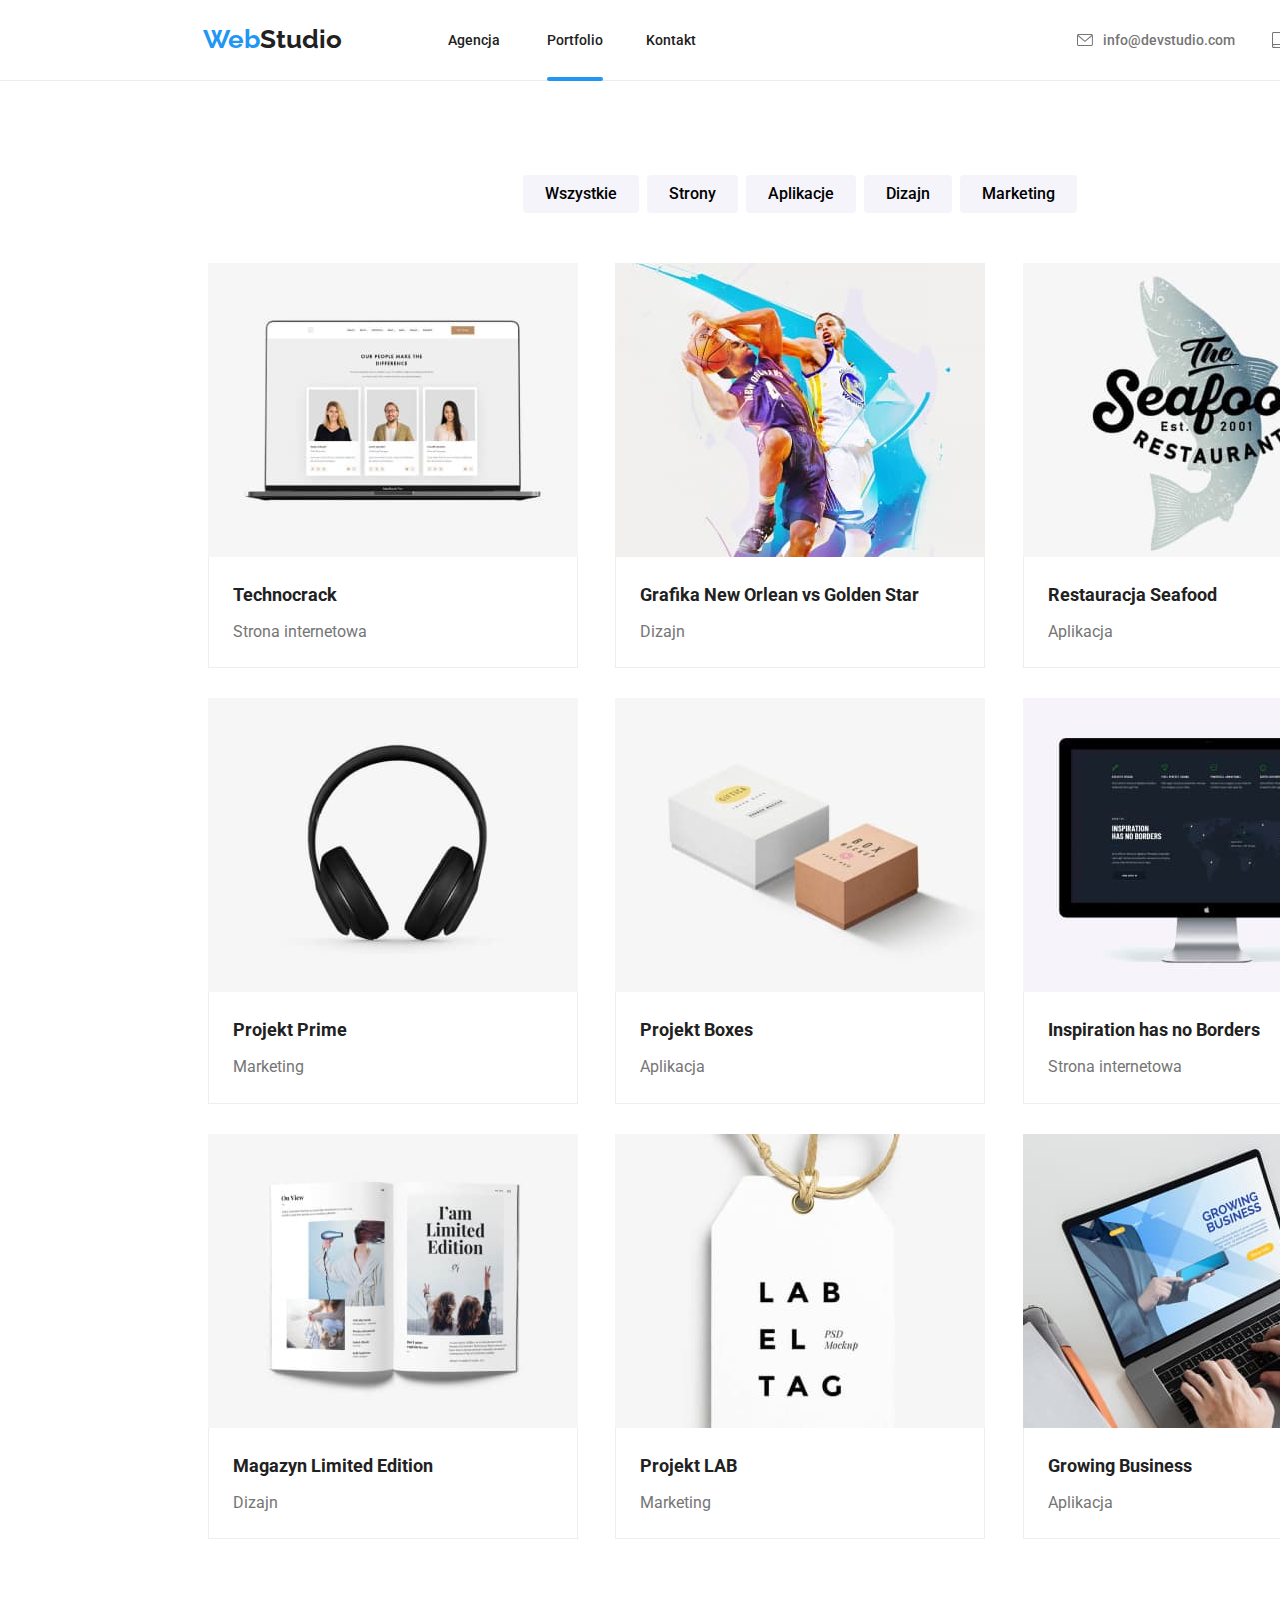
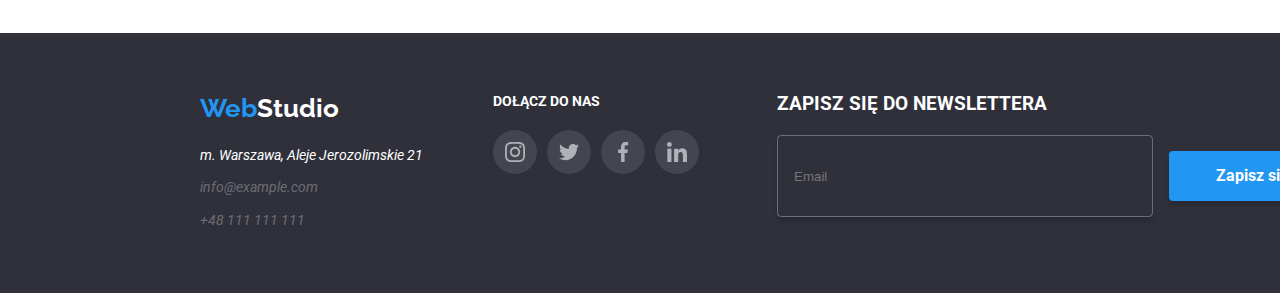
<file: portfolio.html>
<!DOCTYPE html>
<html lang="pl">
  <head>
    <meta charset="UTF-8" />
    <meta http-equiv="X-UA-Compatible" content="IE=edge" />
    <meta name="viewport" content="width=device-width, initial-scale=1.0" />
    <link rel="preconnect" href="https://fonts.googleapis.com" />
    <link rel="preconnect" href="https://fonts.gstatic.com" crossorigin />
    <link
      href="https://fonts.googleapis.com/css2?family=Raleway:wght@700&family=Roboto:wght@400;500;700;900&display=swap"
      rel="stylesheet"
    />
    <link
      rel="stylesheet"
      href="https://cdnjs.cloudflare.com/ajax/libs/modern-normalize/1.1.0/modern-normalize.min.css"
      integrity="sha512-wpPYUAdjBVSE4KJnH1VR1HeZfpl1ub8YT/NKx4PuQ5NmX2tKuGu6U/JRp5y+Y8XG2tV+wKQpNHVUX03MfMFn9Q=="
      crossorigin="anonymous"
      referrerpolicy="no-referrer"
    />
    <link rel="stylesheet" href="./css/main.min.css" />
    <title>Portfolio</title>
  </head>
  <body>
    <header class="page-header">
      <div class="container header">
        <a class="logo header__logo" href="#"
          ><span class="logo logo--blue">Web</span>Studio</a
        >
        <nav>
          <ul class="nav">
            <li class="nav-item">
              <a class="nav-link" href="./index.html">Agencja</a>
            </li>
            <li class="nav-item">
              <a class="nav-link nav-link--underline" href="./portfolio.html"
                >Portfolio</a
              >
            </li>
            <li class="nav-item"><a class="nav-link" href="#">Kontakt</a></li>
          </ul>
        </nav>
        <a class="contact-links" href="mailto:info@devstudio.com"
          ><svg class="contact-links__icons" width="16" height="12">
            <use href="./images/icons.svg#icon-envelope"></use>
          </svg>
          info@devstudio.com</a
        >
        <a class="contact-links" href="tel:+48111111111"
          ><svg class="contact-links__icons" width="10" height="16">
            <use href="./images/icons.svg#icon-smartphone"></use>
          </svg>
          +48 111 111 111</a
        >
      </div>
    </header>
    <main>
      <!--Filters begin-->
      <section class="section">
        <div class="container">
          <ul class="filters filters--margin-bottom">
            <li class="filters__item">
              <button class="filters__button" type="button">Wszystkie</button>
            </li>
            <li class="filters__item">
              <button class="filters__button" type="button">Strony</button>
            </li>
            <li class="filters__item">
              <button class="filters__button" type="button">Aplikacje</button>
            </li>
            <li class="filters__item">
              <button class="filters__button" type="button">Dizajn</button>
            </li>
            <li class="filters__item">
              <button class="filters__button" type="button">Marketing</button>
            </li>
          </ul>
          <ul class="grid">
            <li class="grid__item">
              <figure class="card">
                <div class="box">
                  <div class="overlay">
                    <p class="overlay__text">
                      Technocrack jest popularną platformą wykorzystywaną do
                      rozpowszechniania koronawirusa. Firmy wykorzystują tę
                      platformę do celów szpiegowskich i ataków na
                      niezabezpieczone serwery konkurencji
                    </p>
                  </div>
                  <img
                    class="box__image"
                    src="./images/technocrack.jpg"
                    alt="Strona internetowa"
                    width="370"
                    height="294"
                  />
                </div>

                <figcaption class="card__caption">
                  <h3 class="card__title">Technocrack</h3>
                  <span class="card__type card__type--grey"
                    >Strona internetowa</span
                  >
                </figcaption>
              </figure>
            </li>
            <li class="grid__item">
              <figure class="card">
                <div class="box">
                  <div class="overlay">
                    <p class="overlay__text">
                      Technocrack jest popularną platformą wykorzystywaną do
                      rozpowszechniania koronawirusa. Firmy wykorzystują tę
                      platformę do celów szpiegowskich i ataków na
                      niezabezpieczone serwery konkurencji
                    </p>
                  </div>
                  <img
                    class="box__image"
                    src="./images/basketball.jpg"
                    alt="Koszykarze"
                    width="370"
                    height="294"
                  />
                </div>
                <figcaption class="card__caption">
                  <h3 class="card__title">Grafika New Orlean vs Golden Star</h3>
                  <span class="card__type card__type--grey">Dizajn</span>
                </figcaption>
              </figure>
            </li>
            <li class="grid__item">
              <figure class="card">
                <div class="box">
                  <div class="overlay">
                    <p class="overlay__text">
                      Technocrack jest popularną platformą wykorzystywaną do
                      rozpowszechniania koronawirusa. Firmy wykorzystują tę
                      platformę do celów szpiegowskich i ataków na
                      niezabezpieczone serwery konkurencji
                    </p>
                  </div>
                  <img
                    class="box__image"
                    src="./images/seafood.jpg"
                    alt="Logo restauracji"
                    width="370"
                    height="294"
                  />
                </div>
                <figcaption class="card__caption">
                  <h3 class="card__title">Restauracja Seafood</h3>
                  <span class="card__type card__type--grey">Aplikacja</span>
                </figcaption>
              </figure>
            </li>
            <li class="grid__item">
              <figure class="card">
                <div class="box">
                  <div class="overlay">
                    <p class="overlay__text">
                      Technocrack jest popularną platformą wykorzystywaną do
                      rozpowszechniania koronawirusa. Firmy wykorzystują tę
                      platformę do celów szpiegowskich i ataków na
                      niezabezpieczone serwery konkurencji
                    </p>
                  </div>
                  <img
                    class="box__image"
                    src="./images/projekt-prime.jpg"
                    alt="Słuchawki"
                    width="370"
                    height="294"
                  />
                </div>
                <figcaption class="card__caption">
                  <h3 class="card__title">Projekt Prime</h3>
                  <span class="card__type card__type--grey">Marketing</span>
                </figcaption>
              </figure>
            </li>
            <li class="grid__item">
              <figure class="card">
                <div class="box">
                  <div class="overlay">
                    <p class="overlay__text">
                      Technocrack jest popularną platformą wykorzystywaną do
                      rozpowszechniania koronawirusa. Firmy wykorzystują tę
                      platformę do celów szpiegowskich i ataków na
                      niezabezpieczone serwery konkurencji
                    </p>
                  </div>
                  <img
                    class="box__image"
                    src="./images/projekt-boxes.jpg"
                    alt="Pudełka"
                    width="370"
                    height="294"
                  />
                </div>
                <figcaption class="card__caption">
                  <h3 class="card__title">Projekt Boxes</h3>
                  <span class="card__type card__type--grey">Aplikacja</span>
                </figcaption>
              </figure>
            </li>
            <li class="grid__item">
              <figure class="card">
                <div class="box">
                  <div class="overlay">
                    <p class="overlay__text">
                      Technocrack jest popularną platformą wykorzystywaną do
                      rozpowszechniania koronawirusa. Firmy wykorzystują tę
                      platformę do celów szpiegowskich i ataków na
                      niezabezpieczone serwery konkurencji
                    </p>
                  </div>
                  <img
                    class="box__image"
                    src="./images/inspiration.jpg"
                    alt="Monitor"
                    width="370"
                    height="294"
                  />
                </div>
                <figcaption class="card__caption">
                  <h3 class="card__title">Inspiration has no Borders</h3>
                  <span class="card__type card__type--grey"
                    >Strona internetowa</span
                  >
                </figcaption>
              </figure>
            </li>
            <li class="grid__item">
              <figure class="card">
                <div class="box">
                  <div class="overlay">
                    <p class="overlay__text">
                      Technocrack jest popularną platformą wykorzystywaną do
                      rozpowszechniania koronawirusa. Firmy wykorzystują tę
                      platformę do celów szpiegowskich i ataków na
                      niezabezpieczone serwery konkurencji
                    </p>
                  </div>
                  <img
                    class="box__image"
                    src="./images/magazyn-limited.jpg"
                    alt="Czasopismo"
                    width="370"
                    height="294"
                  />
                </div>
                <figcaption class="card__caption">
                  <h3 class="card__title">Magazyn Limited Edition</h3>
                  <span class="card__type card__type--grey">Dizajn</span>
                </figcaption>
              </figure>
            </li>
            <li class="grid__item">
              <figure class="card">
                <div class="box">
                  <div class="overlay">
                    <p class="overlay__text">
                      Technocrack jest popularną platformą wykorzystywaną do
                      rozpowszechniania koronawirusa. Firmy wykorzystują tę
                      platformę do celów szpiegowskich i ataków na
                      niezabezpieczone serwery konkurencji
                    </p>
                  </div>
                  <img
                    class="box__image"
                    src="./images/projekt-lab.jpg"
                    alt="metka z ceną"
                    width="370"
                    height="294"
                  />
                </div>
                <figcaption class="card__caption">
                  <h3 class="card__title">Projekt LAB</h3>
                  <span class="card__type card__type--grey">Marketing</span>
                </figcaption>
              </figure>
            </li>
            <li class="grid__item">
              <figure class="card">
                <div class="box">
                  <div class="overlay">
                    <p class="overlay__text">
                      Technocrack jest popularną platformą wykorzystywaną do
                      rozpowszechniania koronawirusa. Firmy wykorzystują tę
                      platformę do celów szpiegowskich i ataków na
                      niezabezpieczone serwery konkurencji
                    </p>
                  </div>
                  <img
                    class="box__image"
                    src="./images/growing-business.jpg"
                    alt="Laptop"
                    width="370"
                    height="294"
                  />
                </div>
                <figcaption class="card__caption">
                  <h3 class="card__title">Growing Business</h3>
                  <span class="card__type card__type--grey">Aplikacja</span>
                </figcaption>
              </figure>
            </li>
          </ul>
        </div>
      </section>
    </main>
    <footer class="page-footer">
      <div class="container list list--footer-spacing">
        <div>
          <a class="logo logo--white" href="#"
            ><span class="logo logo--blue">Web</span>Studio</a
          >
          <address class="address">
            <ul>
              <li class="address__item address__item--white">
                <a
                  class="address__link"
                  href="https://goo.gl/maps/qj117W8FbM5sxVwv7"
                  target="_blank"
                  >m. Warszawa, Aleje Jerozolimskie 21</a
                >
              </li>
              <li class="address__item address__item--gray">
                <a class="address__link" href="mailto:info@example.com"
                  >info@example.com</a
                >
              </li>
              <li class="address__item address__item--gray">
                <a class="address__link" href="tel:+48111111111"
                  >+48 111 111 111</a
                >
              </li>
            </ul>
          </address>
        </div>
        <div class="footer-social">
          <h3 class="footer-social__title footer-social__title--white">
            DOŁĄCZ DO NAS
          </h3>
          <ul class="list">
            <li class="list__item-footer">
              <a class="footer-social__icon-team icon-team"
                ><svg width="20" height="20">
                  <use href="./images/icons.svg#icon-instagram"></use>
                </svg>
              </a>
            </li>
            <li class="list__item-footer">
              <a class="footer-social__icon-team icon-team"
                ><svg width="20" height="20">
                  <use href="./images/icons.svg#icon-twitter"></use>
                </svg>
              </a>
            </li>
            <li class="list__item-footer">
              <a class="footer-social__icon-team icon-team"
                ><svg width="20" height="20">
                  <use href="./images/icons.svg#icon-facebook"></use>
                </svg>
              </a>
            </li>
            <li>
              <a class="footer-social__icon-team icon-team"
                ><svg width="20" height="20">
                  <use href="./images/icons.svg#icon-linkedin"></use>
                </svg>
              </a>
            </li>
          </ul>
        </div>
        <div class="newsletter">
          <label for="user_email"
            ><h3 class="newsletter__title">ZAPISZ SIĘ DO NEWSLETTERA</h3></label
          >
          <form>
            <input
              class="newsletter__input"
              type="email"
              name="email"
              id="user_email"
              placeholder="Email"
            />
            <button class="main-button main-button--footer" type="submit">
              Zapisz się
              <svg class="main-button__svg" width="24px" height="24px">
                <use href="./images/icons.svg#icon-send"></use>
              </svg>
            </button>
          </form>
        </div>
      </div>
    </footer>
  </body>
</html>
</file>
<file: css/main.min.css>
*{padding:0;margin:0}body{font-family:"Roboto",sans-serif;color:#212121;width:1600px}.container{width:1200px;margin:0 auto}ul{list-style-type:none}.section{padding-top:94px;padding-bottom:94px}.section--back-darker{background-color:#f5f4fa}.section-title{font-size:36px;line-height:1.17;margin-bottom:50px;text-align:center}.section--background-img{max-width:1600px;background-image:-webkit-gradient(linear, left top, left bottom, from(rgba(47, 48, 58, 0.4)), to(rgba(47, 48, 58, 0.4))),url("/goit-markup-hw-07/images/Img.svg");background-image:linear-gradient(to bottom, rgba(47, 48, 58, 0.4), rgba(47, 48, 58, 0.4)),url("/goit-markup-hw-07/images/Img.svg")}.page-header{border-bottom:1px solid #ececec}.header{display:-webkit-box;display:-ms-flexbox;display:flex;-webkit-box-align:center;-ms-flex-align:center;align-items:center;-ms-flex-pack:distribute;justify-content:space-around}.header__logo{padding-top:24px;padding-bottom:25px;width:145px}.logo{font-family:"Raleway";font-weight:700;font-size:26px;text-decoration:none;color:inherit;line-height:1.17}.logo--blue{color:#2196f3}.logo--white{color:#fff}.nav{font-weight:500;font-size:14px;line-height:1.17;display:-webkit-box;display:-ms-flexbox;display:flex;padding:32px 371px 32px 93px;margin:auto}.nav-item{color:inherit;text-decoration:none;width:53px}.nav-item:not(:last-child){margin-right:46px}.nav-link{text-decoration:none;color:inherit;position:relative;-webkit-transition:250ms cubic-bezier(0.4, 0, 0.2, 1);transition:250ms cubic-bezier(0.4, 0, 0.2, 1)}.nav-link:hover,.nav-link:focus{color:#2196f3}.nav-link--underline::after{position:absolute;content:"";height:4px;width:100%;bottom:-33px;right:0;border-radius:2px;background-color:#2196f3}.list{display:-webkit-box;display:-ms-flexbox;display:flex;-webkit-box-pack:center;-ms-flex-pack:center;justify-content:center}.list--relative{position:relative}.list__captions{color:#fff;position:absolute;width:370px;bottom:4px;font-size:14px;line-height:1.17;display:block;text-align:center;background:rgba(47,48,58,.8);padding:27px 90px}.list--spacing{-webkit-box-pack:space-evenly;-ms-flex-pack:space-evenly;justify-content:space-evenly}.list--footer-spacing{padding-top:60px;-webkit-box-pack:start;-ms-flex-pack:start;justify-content:flex-start}.list__item-footer{margin-right:10px}.list__client-logo{display:block;width:170px;height:92px;fill:#afb1b8;border:1px solid #afb1b8;border-radius:4px;padding:16px 32px;-webkit-transition:250ms cubic-bezier(0.4, 0, 0.2, 1);transition:250ms cubic-bezier(0.4, 0, 0.2, 1)}.list__client-logo:hover{fill:#2196f3;border-color:#2196f3;cursor:pointer}.list__item-about:not(:last-child){margin-right:30px}.list__item-team{-webkit-box-shadow:0px 1px 3px rgba(0,0,0,.12),0px 1px 1px rgba(0,0,0,.14),0px 2px 1px rgba(0,0,0,.2);box-shadow:0px 1px 3px rgba(0,0,0,.12),0px 1px 1px rgba(0,0,0,.14),0px 2px 1px rgba(0,0,0,.2);border-radius:0px 0px 4px 4px;background-color:#fff}.list__item-team:not(:last-child){margin-right:30px}.contact-links{font-weight:500;font-size:14px;line-height:1.17;display:-webkit-box;display:-ms-flexbox;display:flex;-webkit-box-orient:horizontal;-webkit-box-direction:normal;-ms-flex-direction:row;flex-direction:row;-webkit-box-align:center;-ms-flex-align:center;align-items:center;color:#757575;text-decoration:none;-webkit-transition:250ms cubic-bezier(0.4, 0, 0.2, 1);transition:250ms cubic-bezier(0.4, 0, 0.2, 1)}.contact-links:last-child{margin-left:30px}.contact-links:hover,.contact-links:focus,.contact-links:active{color:#2196f3}.contact-links__icons{--color2: currentColor;fill:var(--color2);margin-right:10px}.section-header{text-align:center;padding-bottom:106px;padding-top:106px}.section-header__title{padding-bottom:30px;margin:0 auto;width:696px;font-weight:900;font-size:44px;color:#fff;text-align:center;line-height:1.37}.main-button{font-weight:700;font-size:16px;font-family:inherit;line-height:1.9;border:none;padding:10px 41px 10px 42px;border-radius:4px;width:200px;-webkit-transition:250ms cubic-bezier(0.4, 0, 0.2, 1);transition:250ms cubic-bezier(0.4, 0, 0.2, 1)}.main-button--footer{background-color:#2196f3;color:#fff;padding:10px 28px 10px 42px;display:-webkit-inline-box;display:-ms-inline-flexbox;display:inline-flex;-webkit-box-pack:center;-ms-flex-pack:center;justify-content:center;-webkit-box-align:center;-ms-flex-align:center;align-items:center;-webkit-box-shadow:0px 4px 4px 0px rgba(0,0,0,.15);box-shadow:0px 4px 4px 0px rgba(0,0,0,.15)}.main-button__svg{margin-left:24px}.main-button__modal{background-color:#2196f3;color:#fff;-webkit-box-shadow:0px 4px 4px rgba(0,0,0,.15);box-shadow:0px 4px 4px rgba(0,0,0,.15);display:block;margin:0px 164px 40px 164px;cursor:pointer}.main-button:hover,.main-button:focus{cursor:pointer;background-color:#2196f3;color:#fff}.section-advantages{display:-webkit-box;display:-ms-flexbox;display:flex;-webkit-box-pack:space-evenly;-ms-flex-pack:space-evenly;justify-content:space-evenly}.section-advantages__icons{display:block;background-color:#f5f4fa;border-radius:4px;padding:25px 100px;margin-bottom:30px}.section-advantages__title{font-size:14px;line-height:1.17;margin-bottom:10px;width:270px}.section-advantages__text{font-size:14px;line-height:1.7;color:#757575}.address{margin-top:20px;padding-bottom:60px;line-height:1.7;font-size:14px;text-decoration:none}.address__item:not(:last-child){margin-bottom:9px}.address__link{color:inherit;text-decoration:none}.address__item--gray{color:rgba(255,255,255,.3)}.address__item--white{color:#fff}.footer-social{width:206px;margin-left:70px}.footer-social__title{font-size:14px;line-height:1.17;margin-bottom:20px}.footer-social__title--white{color:#fff}.footer-social__icon-team{background-color:rgba(255,255,255,.1);fill:#fff}.page-footer{background-color:#2f303a}.figcaption{text-align:center}.figcaption__name{margin-top:30px;margin-bottom:10px}.figcaption__job{display:block;padding-bottom:30px;color:#757575}.icon-team{display:-webkit-box;display:-ms-flexbox;display:flex;border-radius:50%;fill:#afb1b8;padding:12px;margin-bottom:30px;-webkit-transition:250ms cubic-bezier(0.4, 0, 0.2, 1);transition:250ms cubic-bezier(0.4, 0, 0.2, 1)}.icon-team:hover{background-color:#2196f3;fill:#fff;cursor:pointer}.newsletter{margin-left:78px}.newsletter__title{color:#fff;margin-bottom:20px}.newsletter__input{background:inherit;border:1px solid rgba(255,255,255,.3);border-radius:4px;width:358px;height:50px;color:#fff;padding:15px 0 15px 16px;margin-right:12px;-webkit-box-shadow:0px 4px 4px 0px rgba(0,0,0,.15);box-shadow:0px 4px 4px 0px rgba(0,0,0,.15)}.backdrop{position:fixed;bottom:0;right:0;height:100%;width:100%;background:rgba(0,0,0,.2);-webkit-transition:opacity .5s cubic-bezier(0.4, 0, 0.2, 1),visibility .5s cubic-bezier(0.4, 0, 0.2, 1);transition:opacity .5s cubic-bezier(0.4, 0, 0.2, 1),visibility .5s cubic-bezier(0.4, 0, 0.2, 1)}.backdrop--is-hidden{pointer-events:none;visibility:hidden;opacity:0}.modal{top:50%;left:50%;-webkit-transform:translate(-50%, -50%);transform:translate(-50%, -50%);width:528px;height:581px;background-color:#fff;position:fixed;border-radius:4px;z-index:2;opacity:1;visibility:visible}.modal__close-button{position:absolute;top:8px;right:8px;border-radius:50%;width:30px;height:30px;border:1px solid rgba(0,0,0,.1);padding:6px;background-color:#fff}.modal__text{font-family:"Roboto";font-style:normal;font-weight:700;font-size:20px;line-height:23px;text-align:center;padding:40px 40px 2px 40px}.inputs{position:relative;display:-webkit-box;display:-ms-flexbox;display:flex;-webkit-box-orient:vertical;-webkit-box-direction:normal;-ms-flex-direction:column;flex-direction:column;padding:0 40px 20px 40px}.inputs__svg:nth-child(3){position:absolute;top:38px;left:50px}.inputs__svg:nth-child(6){position:absolute;top:109px;left:50px}.inputs__svg:nth-child(9){position:absolute;top:175px;left:50px}.inputs__link{color:#2196f3}.inputs__label{font-family:Roboto;font-size:12px;font-weight:400;line-height:14px;letter-spacing:.01em;text-align:left;color:#757575;padding-top:10px;padding-bottom:4px}.inputs__textarea{resize:none;display:block;outline:none;height:120px;padding:12px 16px;font-family:Roboto;font-size:12px;font-weight:400;line-height:14px;letter-spacing:.01em;text-align:left;color:#757575;border:1px solid rgba(33,33,33,.2);border-radius:4px;-webkit-transition:250ms cubic-bezier(0.4, 0, 0.2, 1);transition:250ms cubic-bezier(0.4, 0, 0.2, 1)}.inputs__textarea:focus{border-color:#2196f3}.inputs__label-tos{display:block;text-align:center;margin-bottom:30px;cursor:pointer;font-size:14px;line-height:1.7}.inputs__label-tos--grey{color:#757575}.inputs__label-tos::before{display:-webkit-inline-box;display:-ms-inline-flexbox;display:inline-flex;position:absolute;bottom:106px;left:55px;content:"";height:15px;width:16px;border:2px solid #000;border-radius:2px;background-repeat:no-repeat}.inputs__input{height:40px;padding-left:40px;border:1px solid rgba(33,33,33,.2);border-radius:4px;outline:none;-webkit-transition:250ms cubic-bezier(0.4, 0, 0.2, 1);transition:250ms cubic-bezier(0.4, 0, 0.2, 1)}.inputs__input:focus+svg,.inputs__input:focus{border-color:#2196f3;fill:#2196f3}.inputs__input-tos{-webkit-appearance:none;-moz-appearance:none;appearance:none}.inputs__input-tos:checked+label::before{background-color:#2196f3;border:none;background-image:url("data:image/svg+xml;charset=utf8,%3Csvg width='16' height='15' viewBox='-2 -2 16 15' fill='none' xmlns='http://www.w3.org/2000/svg'%3E%3Cpath d='M1.95703 4.75166L1.88825 4.68604L1.81923 4.75141L0.93123 5.59258L0.854858 5.66492L0.930974 5.73753L4.42671 9.07236L4.49574 9.1382L4.56476 9.07236L12.069 1.91352L12.1449 1.84116L12.069 1.76881L11.1873 0.927644L11.1183 0.861826L11.0493 0.927611L4.49577 7.17353L1.95703 4.75166Z' fill='white' stroke='white' stroke-width='0.2'/%3E%3C/svg%3E")}.filters{display:-webkit-box;display:-ms-flexbox;display:flex;-webkit-box-pack:center;-ms-flex-pack:center;justify-content:center}.filters--margin-bottom{margin-bottom:50px}.filters__button{background-color:#f5f4fa;font-weight:500;font-size:16px;font-family:inherit;line-height:1.6;border:none;background:#f5f4fa;border-radius:4px;padding:6px 22px;-webkit-transition:250ms cubic-bezier(0.4, 0, 0.2, 1);transition:250ms cubic-bezier(0.4, 0, 0.2, 1)}.filters__button:hover,.filters__button:focus{-webkit-box-shadow:0px 3px 1px rgba(0,0,0,.1),0px 1px 2px rgba(0,0,0,.08),0px 2px 2px rgba(0,0,0,.12);box-shadow:0px 3px 1px rgba(0,0,0,.1),0px 1px 2px rgba(0,0,0,.08),0px 2px 2px rgba(0,0,0,.12);cursor:pointer;background-color:#2196f3;color:#fff}.filters__item:not(:last-child){margin-right:8px}.grid{padding:0;-ms-flex-wrap:wrap;flex-wrap:wrap;display:-webkit-box;display:-ms-flexbox;display:flex;-webkit-box-pack:space-evenly;-ms-flex-pack:space-evenly;justify-content:space-evenly;gap:30px}.grid_item{-webkit-transition:250ms cubic-bezier(0.4, 0, 0.2, 1);transition:250ms cubic-bezier(0.4, 0, 0.2, 1)}.grid_item:hover{-webkit-box-shadow:0px 1px 1px rgba(0,0,0,.12),0px 4px 4px rgba(0,0,0,.06),1px 4px 6px rgba(0,0,0,.16);box-shadow:0px 1px 1px rgba(0,0,0,.12),0px 4px 4px rgba(0,0,0,.06),1px 4px 6px rgba(0,0,0,.16)}.grid__item:hover .overlay{-webkit-transform:translateY(0);transform:translateY(0)}.card{margin:0px}.card__title{padding:20px 24px 4px 24px;font-size:18px;line-height:2}.card__type{display:block;padding:0 24px 20px 24px;line-height:1.9}.card__type--grey{color:#757575}.card__caption{border-right:1px solid #eee;border-left:1px solid #eee;border-bottom:1px solid #eee}.box{position:relative;overflow:hidden}.box__image{display:block}.overlay{position:absolute;background:rgba(33,150,243,.9);width:370px;height:294px;display:-webkit-box;display:-ms-flexbox;display:flex;-webkit-transform:translateY(100%);transform:translateY(100%);-webkit-transition:250ms cubic-bezier(0.4, 0, 0.2, 1);transition:250ms cubic-bezier(0.4, 0, 0.2, 1)}.overlay__text{display:-webkit-box;display:-ms-flexbox;display:flex;font-size:18px;line-height:1.5;color:#fff;padding:49px 45px 49px 24px}/*# sourceMappingURL=main.min.css.map */
</file>
